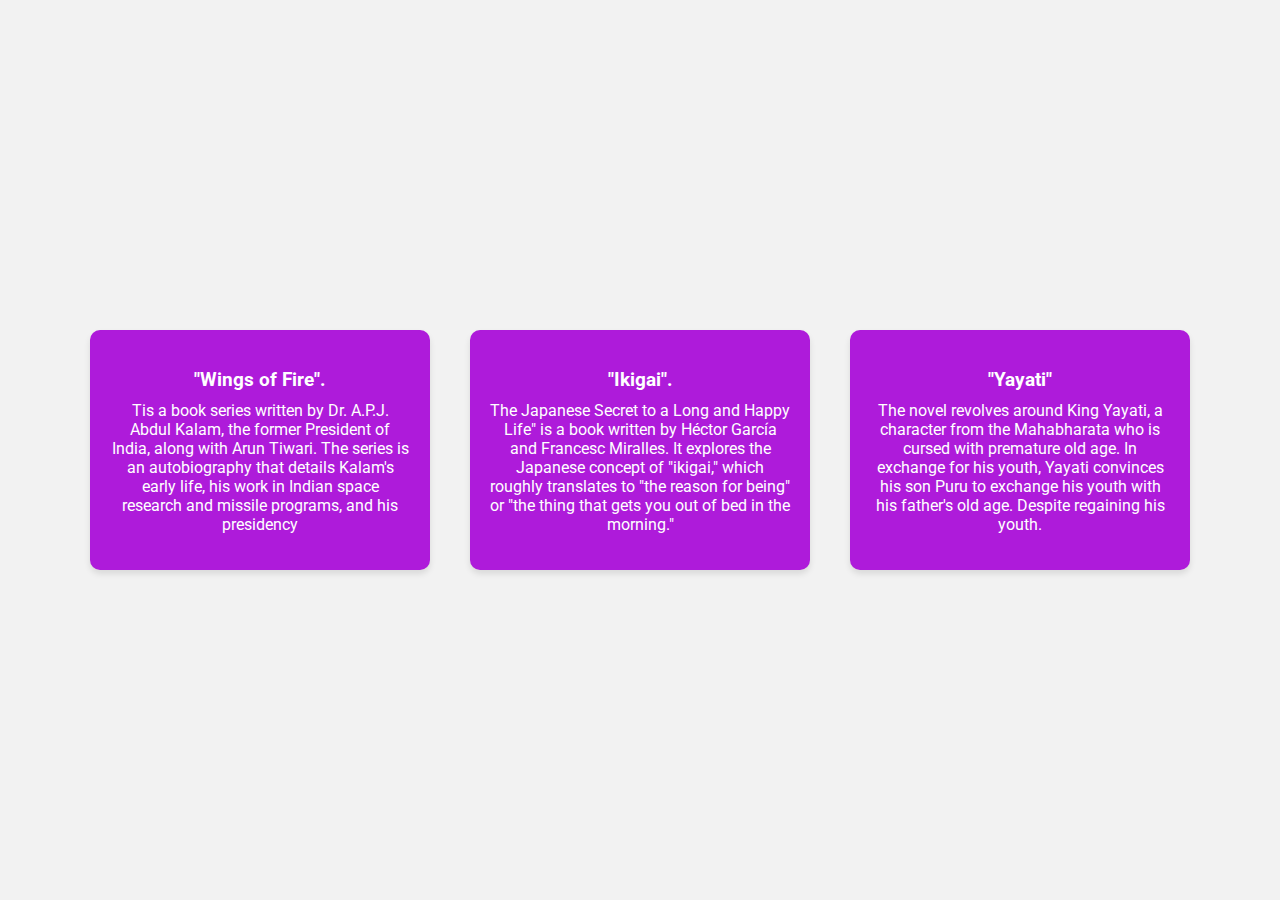
<file: index.html>
<!DOCTYPE html>
<html lang="en">
<head>
<meta charset="UTF-8">
<meta name="viewport" content="width=device-width, initial-scale=1.0">
<title>Beautiful Design</title>
<style>
  /* Custom Google Font */
  @import url('https://fonts.googleapis.com/css2?family=Roboto:wght@400;700&display=swap');

  body {
    font-family: 'Roboto', sans-serif;
    margin: 0;
    padding: 0;
    background-color: #f2f2f2;
    display: flex;
    justify-content: center;
    align-items: center;
    height: 100vh;
  }

  .box {
    width: 300px;
    height: 200px;
    background-color: #ae1bda;
    border-radius: 10px;
    box-shadow: 0 4px 6px rgba(0, 0, 0, 0.1);
    transition: box-shadow 0.3s ease;
    padding: 20px;
    margin: 20px;
    text-align: center;
    color: white;
  }

  .box:hover {
    box-shadow: 0 8px 12px rgba(71, 16, 104, 0.2);
    background-color: #7c1e9c;
    color: #fff;
  }

  h3 {
    margin-bottom: 10px;
  }

  p {
    margin: 0;
  }
</style>
</head>
<body>
<div class="box">
  <h3>"Wings of Fire".</h3>
  <p>Tis a book series written by Dr. A.P.J. Abdul Kalam, the former President of India, along with Arun Tiwari. The series is an autobiography that details Kalam's early life, his work in Indian space research and missile programs, and his presidency</p>
</div>
<div class="box">
  <h3>"Ikigai".</h3>
  <p>The Japanese Secret to a Long and Happy Life" is a book written by Héctor García and Francesc Miralles. It explores the Japanese concept of "ikigai," which roughly translates to "the reason for being" or "the thing that gets you out of bed in the morning."</p>
</div>
<div class="box">
  <h3>"Yayati"</h3>
  <p>The novel revolves around King Yayati, a character from the Mahabharata who is cursed with premature old age. In exchange for his youth, Yayati convinces his son Puru to exchange his youth with his father's old age. Despite regaining his youth.</p>
</div>
</body>
</html>
</file>
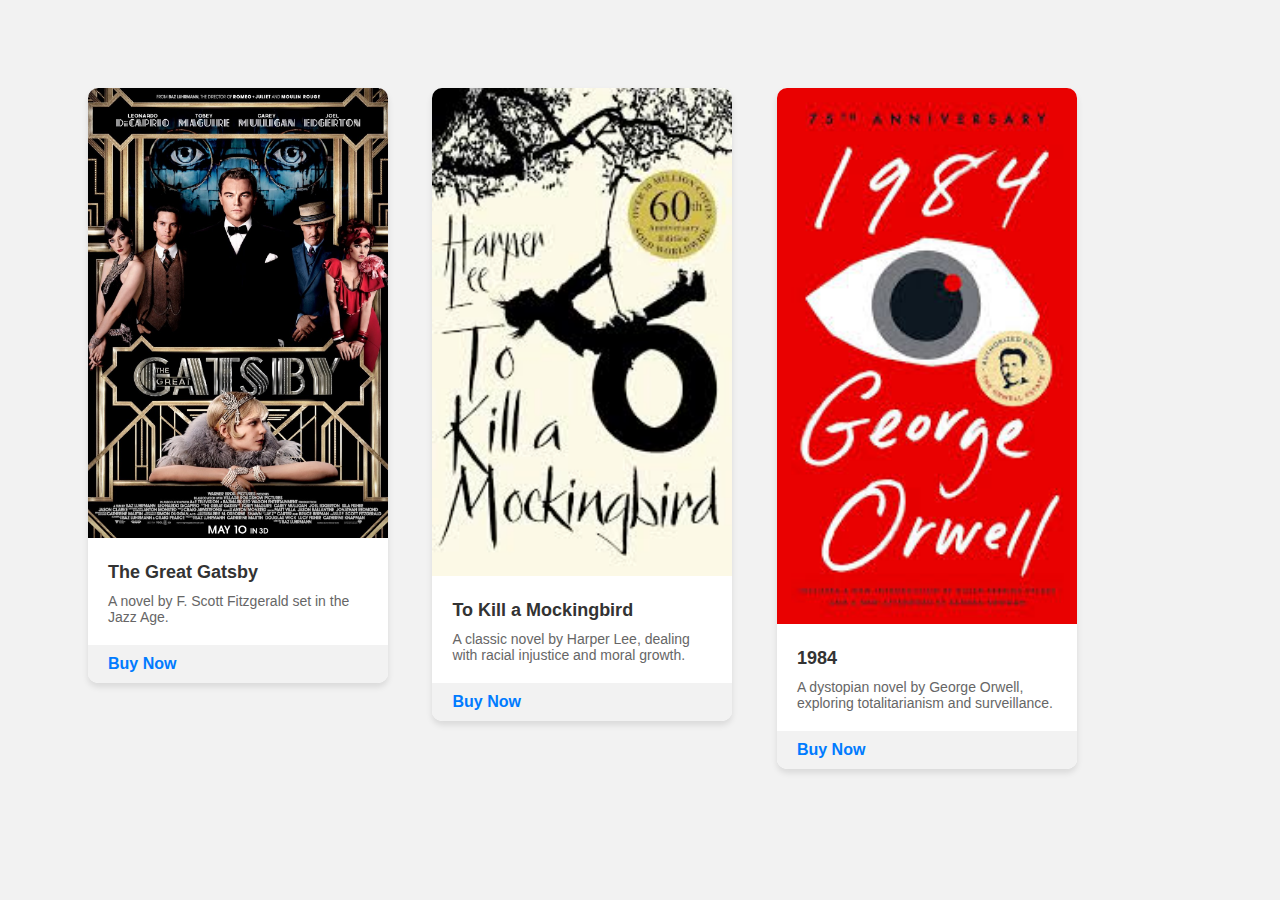
<file: card.html>
<!DOCTYPE html>
<html lang="en">
<head>
  <meta charset="UTF-8">
  <meta name="viewport" content="width=device-width, initial-scale=1.0">
  <title>Book Cards</title>
  <style>
    body {
  font-family: Arial, sans-serif;
  background-color: #f2f2f2;
  padding: 60px;
  padding-right: 20px;
}

.card {
  width: 300px;
  background-color: #fff;
  border-radius: 10px;
  box-shadow: 0 4px 6px rgba(0, 0, 0, 0.1);
  margin: 20px;
  display: inline-block;
  vertical-align: top;
}

.card img {
  width: 100%;
  border-top-left-radius: 10px;
  border-top-right-radius: 10px;
}

.card-content {
  padding: 20px;
}

.card-title {
  font-size: 18px;
  font-weight: bold;
  color: #333;
  margin-bottom: 10px;
}

.card-description {
  font-size: 14px;
  color: #666;
}

.card-footer {
  padding: 10px 20px;
  background-color: #f2f2f2;
  border-bottom-left-radius: 10px;
  border-bottom-right-radius: 10px;
}

.card-footer a {
  text-decoration: none;
  color: #007bff;
  font-weight: bold;
}
  </style>
</head>
<body>
  <div class="card">
    <img src="gg.jpg" alt="Book Cover">
    <div class="card-content">
      <div class="card-title">The Great Gatsby</div>
      <div class="card-description">A novel by F. Scott Fitzgerald set in the Jazz Age.</div>
    </div>
    <div class="card-footer">
      <a href="#">Buy Now</a>
    </div>
  </div>

  <div class="card">
    <img src="mn.jpeg" alt="Book Cover">
    <div class="card-content">
      <div class="card-title">To Kill a Mockingbird</div>
      <div class="card-description">A classic novel by Harper Lee, dealing with racial injustice and moral growth.</div>
    </div>
    <div class="card-footer">
      <a href="#">Buy Now</a>
    </div>
  </div>

  <div class="card">
    <img src="19.jpeg" alt="Book Cover">
    <div class="card-content">
      <div class="card-title">1984</div>
      <div class="card-description">A dystopian novel by George Orwell, exploring totalitarianism and surveillance.</div>
    </div>
    <div class="card-footer">
      <a href="#">Buy Now</a>
    </div>
  </div>
</body>
</html>
</file>
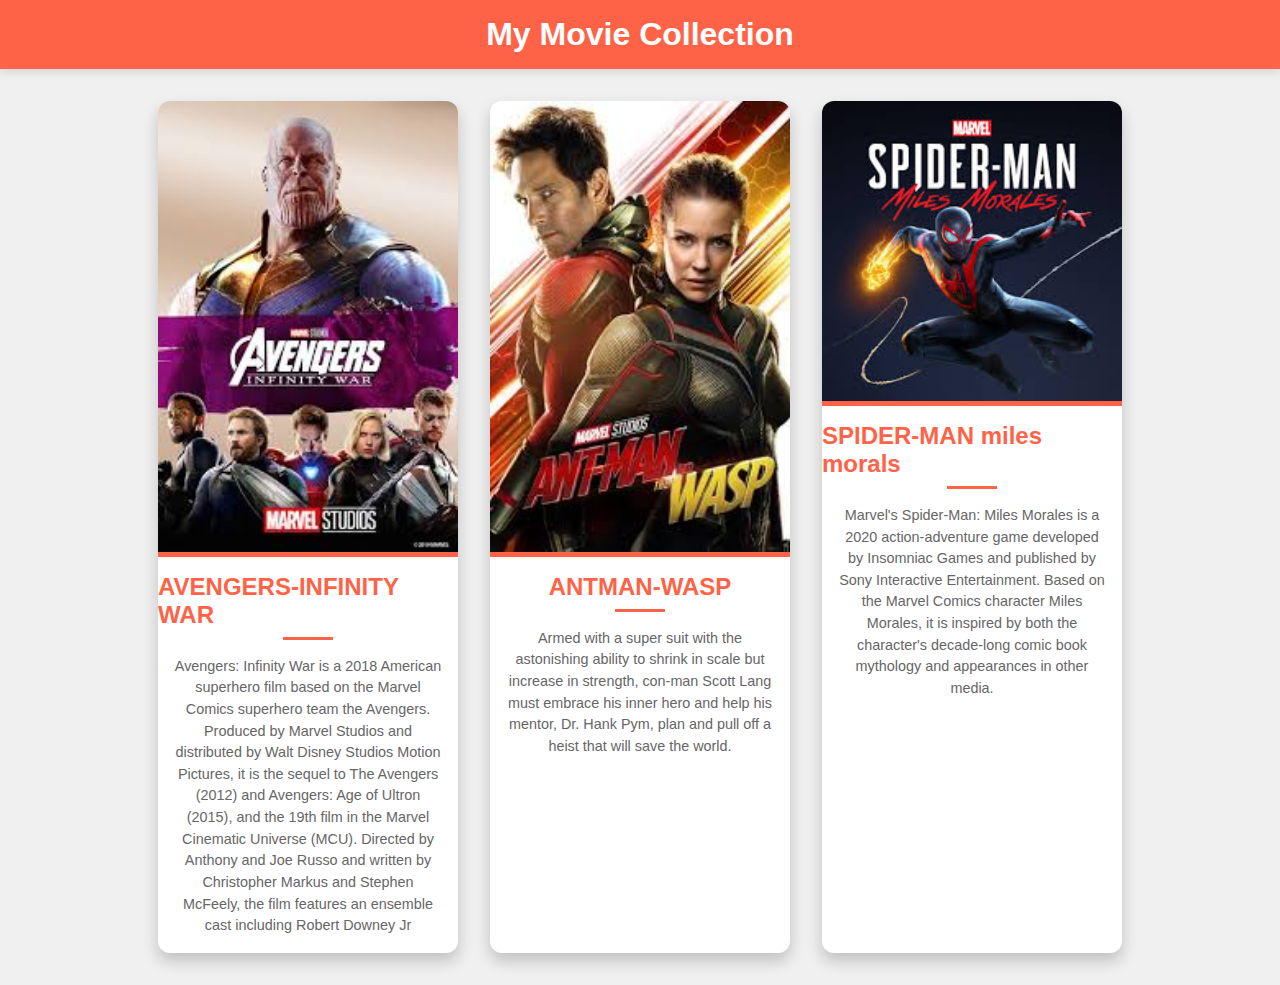
<file: movie.html>
<!DOCTYPE html>
<html lang="en">
<head>
    <meta charset="UTF-8">
    <meta name="viewport" content="width=device-width, initial-scale=1.0">
    <title>Movie Cards with Flexbox</title>
    <link rel="stylesheet" href="movie.css">
</head>
<body>
    <header>
        <h1>My Movie Collection</h1>
    </header>
    <main>
        <div class="movie-container">
            <div class="movie-card">
                <img src="ave.jpeg" alt="Movie 1">
                <h2>AVENGERS-INFINITY WAR</h2>
                <p>Avengers: Infinity War is a 2018 American superhero film based on the Marvel Comics superhero team the Avengers. Produced by Marvel Studios and distributed by Walt Disney Studios Motion Pictures, it is the sequel to The Avengers (2012) and Avengers: Age of Ultron (2015), and the 19th film in the Marvel Cinematic Universe (MCU). Directed by Anthony and Joe Russo and written by Christopher Markus and Stephen McFeely, the film features an ensemble cast including Robert Downey Jr</p>
            </div>
            <div class="movie-card">
                <img src="antman.jpeg" alt="Movie 2">
                <h2>ANTMAN-WASP</h2>
                <p>Armed with a super suit with the astonishing ability to shrink in scale but increase in strength, con-man Scott Lang must embrace his inner hero and help his mentor, Dr. Hank Pym, plan and pull off a heist that will save the world.</p>
            </div>
            <div class="movie-card">
                <img src="spider.jpeg" alt="Movie 3">
                <h2>SPIDER-MAN miles morals</h2>
                <p>Marvel's Spider-Man: Miles Morales is a 2020 action-adventure game developed by Insomniac Games and published by Sony Interactive Entertainment. Based on the Marvel Comics character Miles Morales, it is inspired by both the character's decade-long comic book mythology and appearances in other media.</p>
            </div>
        
        </div>
    </main>
</body>
</html>
</file>
<file: movie.css>
* {
    margin: 0;
    padding: 0;
    box-sizing: border-box;
}
body {
    font-family: 'Roboto', sans-serif;
    background-color: #f0f0f0;
    display: flex;
    flex-direction: column; 
    align-items: center; 
    justify-content: flex-start; 
    min-height: 100vh;
    color: #333;
}


header {
    width: 100%;
    background-color: #ff6347;
    color: white;
    padding: 1rem 0;
    text-align: center;
    box-shadow: 0 4px 8px rgba(0, 0, 0, 0.1);
}

header h1 {
    font-size: 2rem;
    font-weight: 700;
}


main {
    width: 90%;
    max-width: 1200px;
    display: flex;
    flex: 1;
    align-items: center;
    justify-content: center;
    padding: 2rem 0;
}

.movie-container {
    display: flex;
    flex-wrap: wrap; 
    gap: 2rem;
    justify-content: space-around; 
}


.movie-card {
    background-color: white;
    border-radius: 12px;
    box-shadow: 0 8px 16px rgba(0,0,0,0.2);
    overflow: hidden;
    display: flex;
    flex-direction: column;
    align-items: center;
    flex: 1 1 300px;
    max-width: 300px;
    transition: transform 0.3s, box-shadow 0.3s;
}

.movie-card:hover {
    transform: translateY(-10px);
    box-shadow: 0 12px 24px rgba(0,0,0,0.3);
}

.movie-card img {
    width: 100%;
    height: auto;
    flex: 0 1 auto; 
}

.movie-card h2 {
    font-size: 1.5rem;
    margin: 1rem 0;
    flex: 0 1 auto; 
    color: #ff6347;
}

.movie-card p {
    padding: 0 1rem 1rem 1rem;
    flex: 1; 
    text-align: center;
    color: #666;
}


.movie-card h2,
.movie-card p {
    align-self: center; 
}


.movie-card h2 {
    position: relative;
}

.movie-card h2::after {
    content: '';
    width: 50px;
    height: 3px;
    background-color: #ff6347;
    display: block;
    margin: 8px auto 0 auto;
}

.movie-card p {
    font-size: 0.9rem;
    line-height: 1.5;
}

.movie-card img {
    border-bottom: 5px solid #ff6347;
}
</file>
